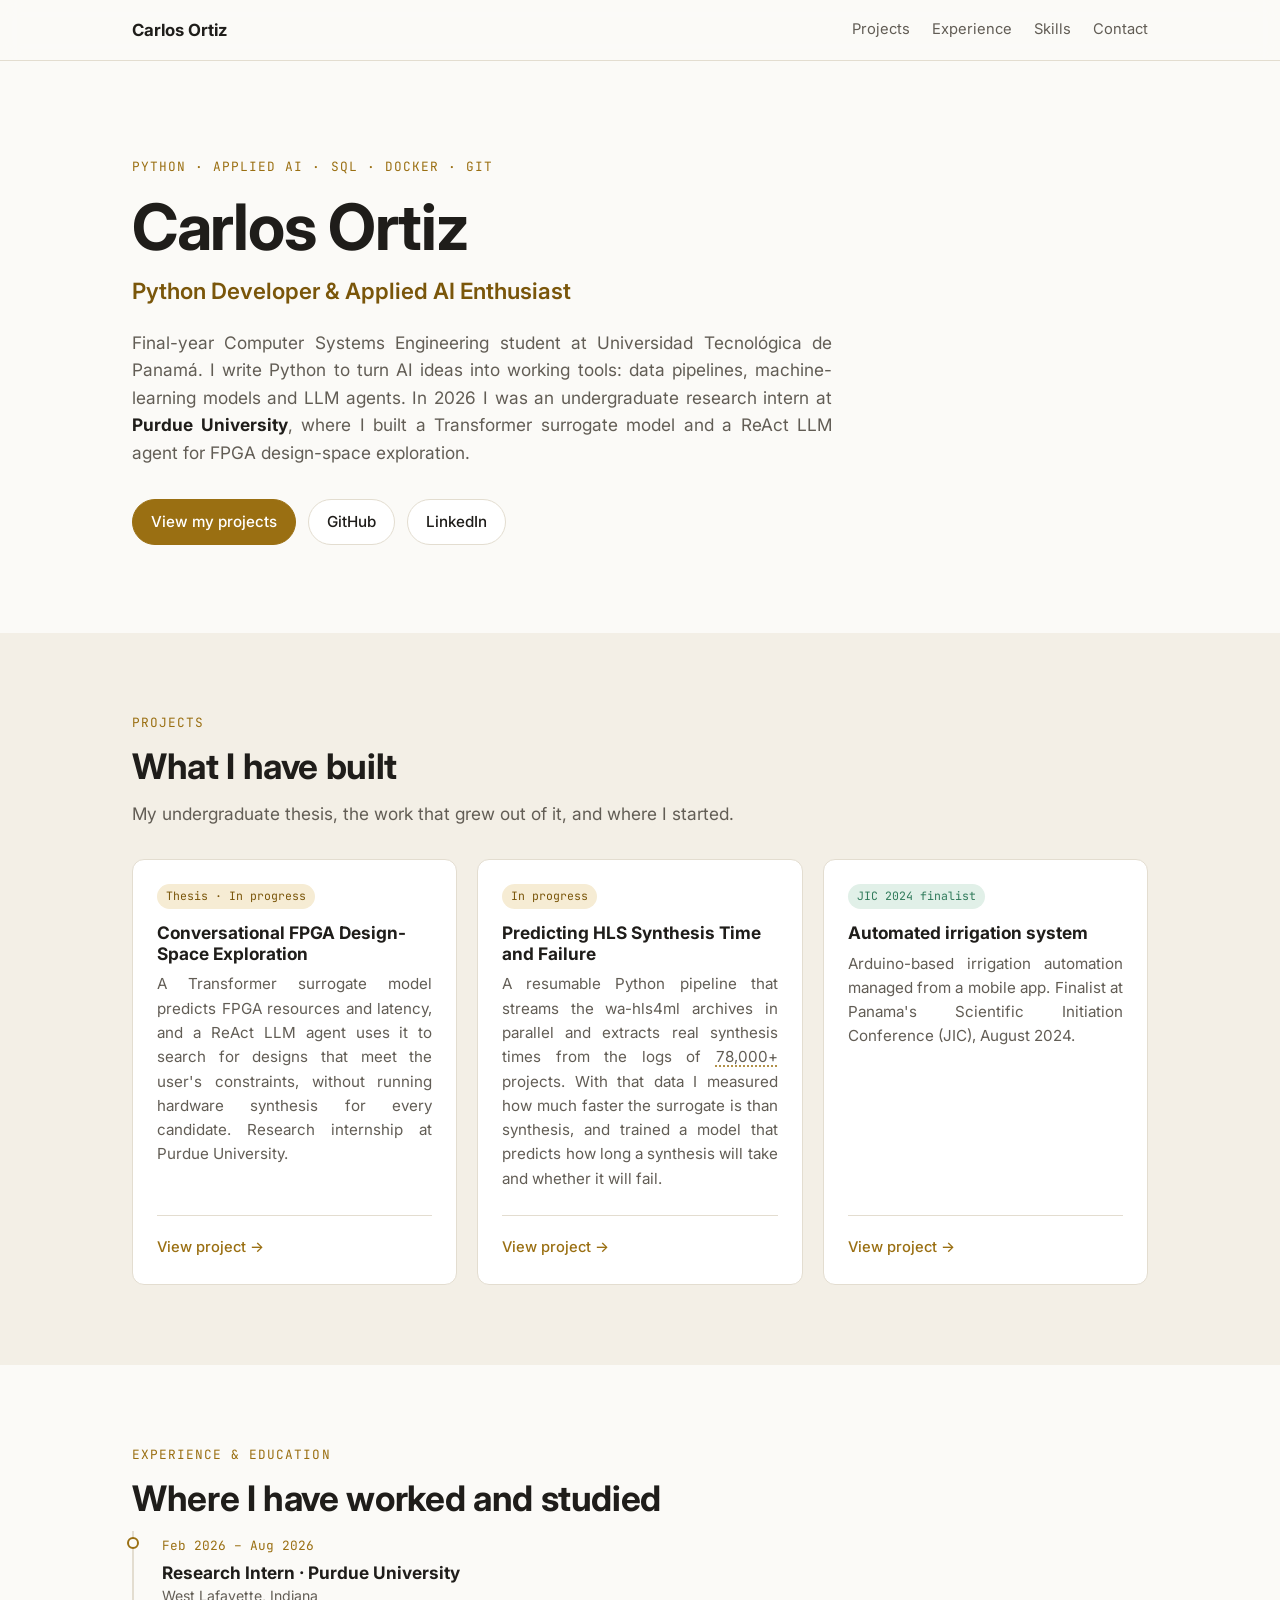
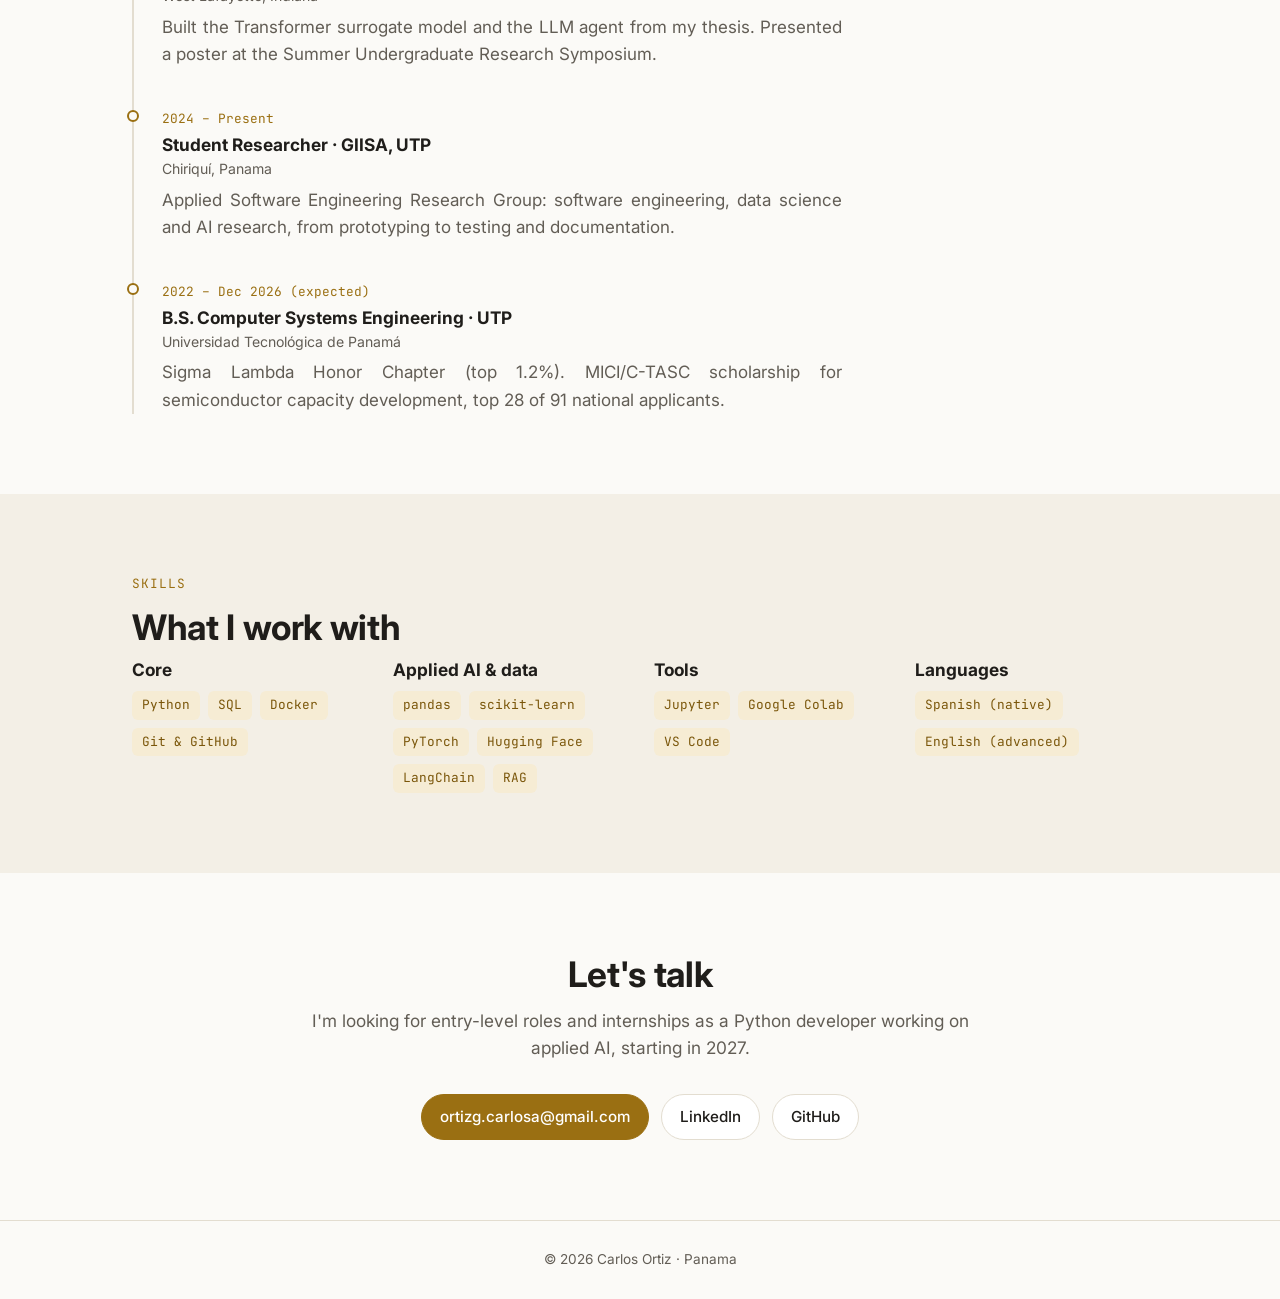
<file: index.html>
<!doctype html>
<html lang="en">
<head>
  <meta charset="utf-8">
  <meta name="viewport" content="width=device-width, initial-scale=1">
  <title>Carlos Ortiz — Python Developer & Applied AI</title>
  <meta name="description" content="Carlos Ortiz: Python developer and applied AI enthusiast. Computer Systems Engineering student and undergraduate researcher at Purdue University.">
  <link rel="preconnect" href="https://fonts.googleapis.com">
  <link rel="preconnect" href="https://fonts.gstatic.com" crossorigin>
  <link href="https://fonts.googleapis.com/css2?family=Inter:wght@400;500;600;700&family=JetBrains+Mono:wght@400;500&display=swap" rel="stylesheet">
  <link rel="stylesheet" href="assets/css/styles.css">
</head>
<body>

  <header class="nav">
    <div class="container nav__inner">
      <a href="#top" class="nav__brand">Carlos Ortiz</a>
      <nav class="nav__links" aria-label="Sections">
        <a href="#projects">Projects</a>
        <a href="#experience">Experience</a>
        <a href="#skills">Skills</a>
        <a href="#contact">Contact</a>
      </nav>
    </div>
  </header>

  <main id="top">

    <!-- ============ HERO ============ -->
    <section class="hero container">
      <p class="eyebrow">Python · Applied AI · SQL · Docker · Git</p>
      <h1>Carlos Ortiz</h1>
      <p class="hero__role">Python Developer &amp; Applied AI Enthusiast</p>
      <p class="hero__lead">
        Final-year Computer Systems Engineering student at Universidad Tecnológica de Panamá.
        I write Python to turn AI ideas into working tools: data pipelines, machine-learning
        models and LLM agents. In 2026 I was an undergraduate research intern at
        <strong>Purdue University</strong>, where I built a Transformer surrogate model and a
        ReAct LLM agent for FPGA design-space exploration.
      </p>
      <div class="actions">
        <a class="btn btn--primary" href="#projects">View my projects</a>
        <a class="btn" data-link="github" target="_blank" rel="noopener">GitHub</a>
        <a class="btn" data-link="linkedin" target="_blank" rel="noopener">LinkedIn</a>
        <a class="btn" data-link="cv" target="_blank" rel="noopener">Resume (PDF)</a>
      </div>
    </section>

    <!-- ============ PROJECTS ============ -->
    <section id="projects" class="section section--alt">
      <div class="container">
        <p class="eyebrow">Projects</p>
        <h2>What I have built</h2>
        <p class="section__lead">My undergraduate thesis, the work that grew out of it, and where I started.</p>

        <div class="cards">
          <article class="card">
            <span class="status status--progress">Thesis · In progress</span>
            <h3><a data-link="project_thesis">Conversational FPGA Design-Space Exploration</a></h3>
            <p>
              A Transformer surrogate model predicts FPGA resources and latency, and a ReAct LLM agent
              uses it to search for designs that meet the user's constraints, without running hardware
              synthesis for every candidate. Research internship at Purdue University.
            </p>
            <div class="card__links">
              <a class="card__link" data-link="project_thesis">View project →</a>
            </div>
          </article>

          <article class="card">
            <span class="status status--progress">In progress</span>
            <h3><a data-link="project_timing">Predicting HLS Synthesis Time and Failure</a></h3>
            <p>
              A resumable Python pipeline that streams the wa-hls4ml archives in parallel and extracts
              real synthesis times from the logs of <span data-metric="timing_projects">—</span> projects.
              With that data I measured how much faster the surrogate is than synthesis, and trained a
              model that predicts how long a synthesis will take and whether it will fail.
            </p>
            <div class="card__links">
              <a class="card__link" data-link="project_timing">View project →</a>
            </div>
          </article>

          <article class="card">
            <span class="status status--done">JIC 2024 finalist</span>
            <h3><a data-link="project_irrigation">Automated irrigation system</a></h3>
            <p>
              Arduino-based irrigation automation managed from a mobile app. Finalist at Panama's
              Scientific Initiation Conference (JIC), August 2024.
            </p>
            <div class="card__links">
              <a class="card__link" data-link="project_irrigation">View project →</a>
            </div>
          </article>
        </div>
      </div>
    </section>

    <!-- ============ EXPERIENCE ============ -->
    <section id="experience" class="section">
      <div class="container">
        <p class="eyebrow">Experience &amp; education</p>
        <h2>Where I have worked and studied</h2>

        <ol class="timeline">
          <li>
            <span class="timeline__date">Feb 2026 – Aug 2026</span>
            <h3>Research Intern · Purdue University</h3>
            <p class="timeline__place">West Lafayette, Indiana</p>
            <p>Built the Transformer surrogate model and the LLM agent from my thesis. Presented a poster at the Summer Undergraduate Research Symposium.</p>
          </li>
          <li>
            <span class="timeline__date">2024 – Present</span>
            <h3>Student Researcher · GIISA, UTP</h3>
            <p class="timeline__place">Chiriquí, Panama</p>
            <p>Applied Software Engineering Research Group: software engineering, data science and AI research, from prototyping to testing and documentation.</p>
          </li>
          <li>
            <span class="timeline__date">2022 – Dec 2026 (expected)</span>
            <h3>B.S. Computer Systems Engineering · UTP</h3>
            <p class="timeline__place">Universidad Tecnológica de Panamá</p>
            <p>Sigma Lambda Honor Chapter (top 1.2%). MICI/C-TASC scholarship for semiconductor capacity development, top 28 of 91 national applicants.</p>
          </li>
        </ol>
      </div>
    </section>

    <!-- ============ SKILLS ============ -->
    <section id="skills" class="section section--alt">
      <div class="container">
        <p class="eyebrow">Skills</p>
        <h2>What I work with</h2>
        <div class="skills">
          <div class="skill-group">
            <h3>Core</h3>
            <ul class="tags"><li>Python</li><li>SQL</li><li>Docker</li><li>Git &amp; GitHub</li></ul>
          </div>
          <div class="skill-group">
            <h3>Applied AI &amp; data</h3>
            <ul class="tags"><li>pandas</li><li>scikit-learn</li><li>PyTorch</li><li>Hugging Face</li><li>LangChain</li><li>RAG</li></ul>
          </div>
          <div class="skill-group">
            <h3>Tools</h3>
            <ul class="tags"><li>Jupyter</li><li>Google Colab</li><li>VS Code</li></ul>
          </div>
          <div class="skill-group">
            <h3>Languages</h3>
            <ul class="tags"><li>Spanish (native)</li><li>English (advanced)</li></ul>
          </div>
        </div>
      </div>
    </section>

    <!-- ============ CONTACT ============ -->
    <section id="contact" class="section contact">
      <div class="container">
        <h2>Let's talk</h2>
        <p class="section__lead">I'm looking for entry-level roles and internships as a Python developer working on applied AI, starting in 2027.</p>
        <div class="actions">
          <a class="btn btn--primary" data-link="email">ortizg.carlosa@gmail.com</a>
          <a class="btn" data-link="linkedin" target="_blank" rel="noopener">LinkedIn</a>
          <a class="btn" data-link="github" target="_blank" rel="noopener">GitHub</a>
        </div>
      </div>
    </section>
  </main>

  <footer class="footer">
    <div class="container">© <span id="year"></span> Carlos Ortiz · Panama</div>
  </footer>

  <script src="assets/js/content.js"></script>
</body>
</html>
</file>
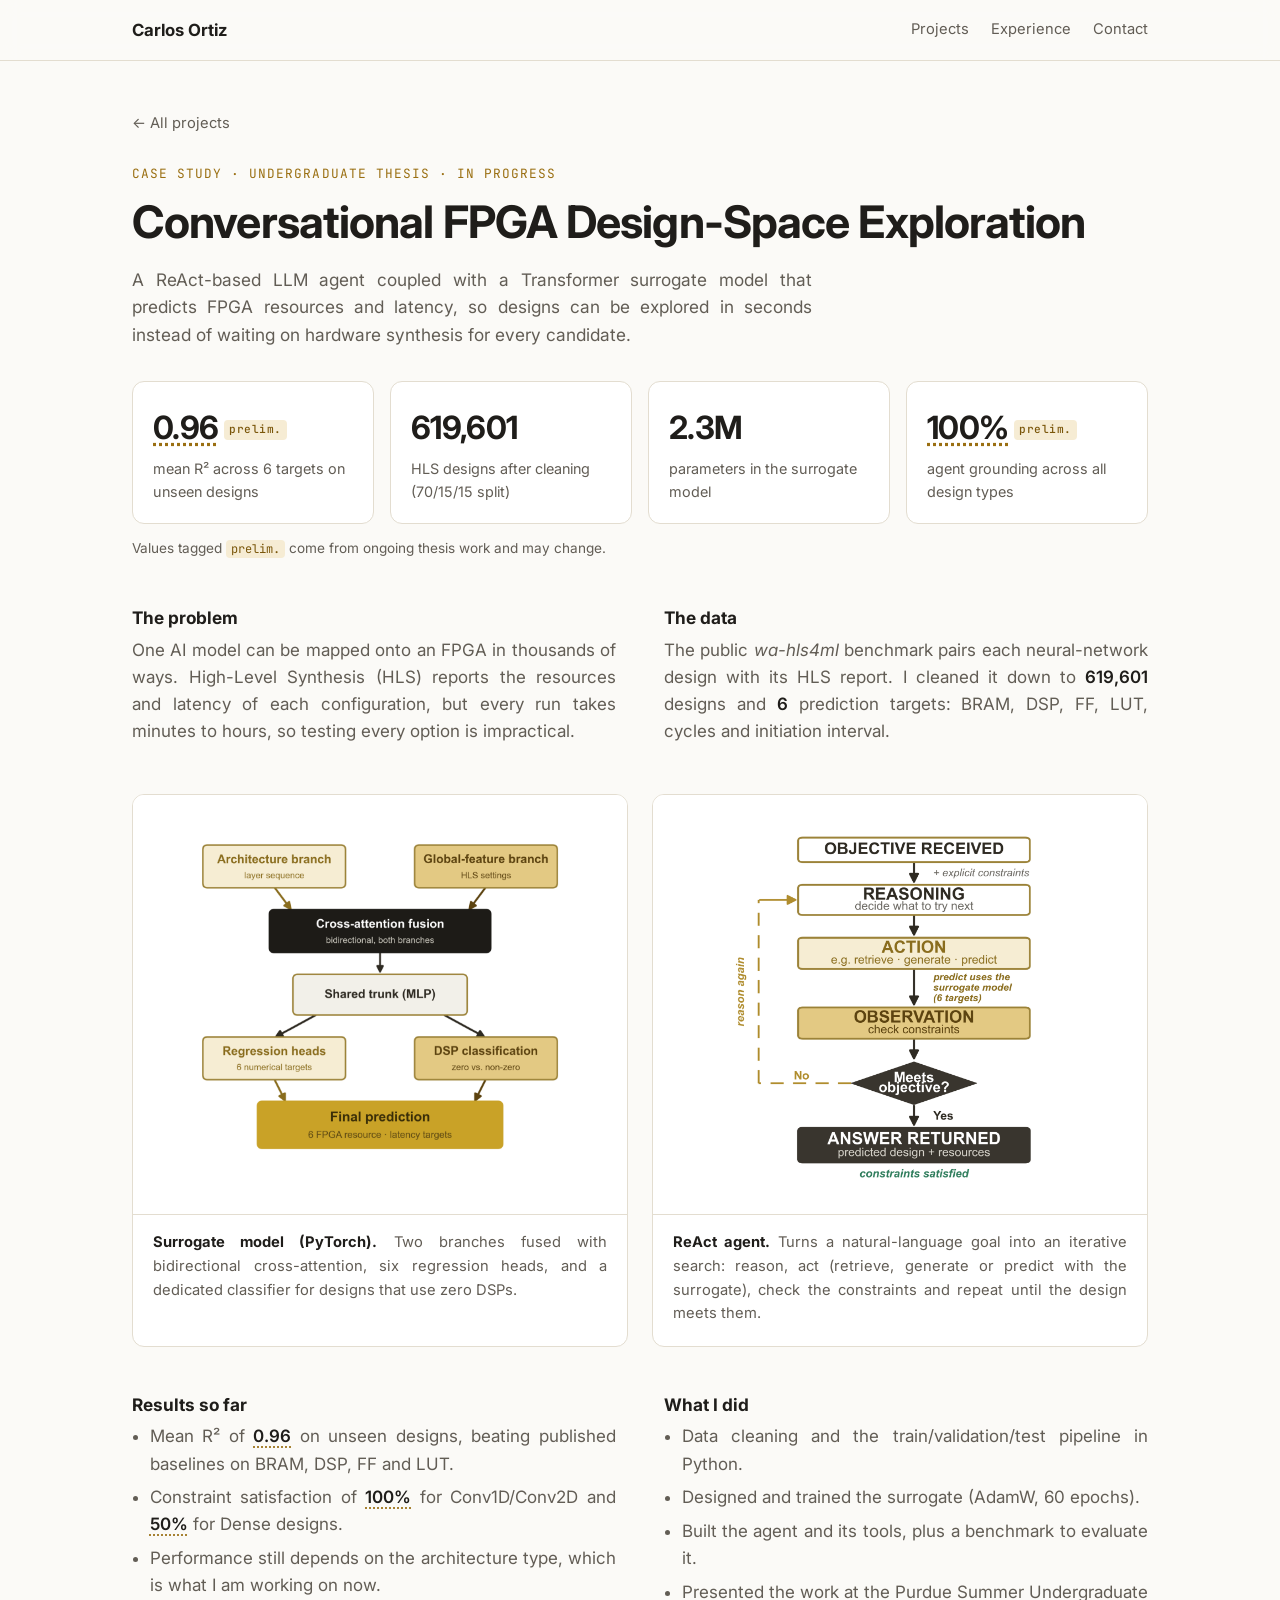
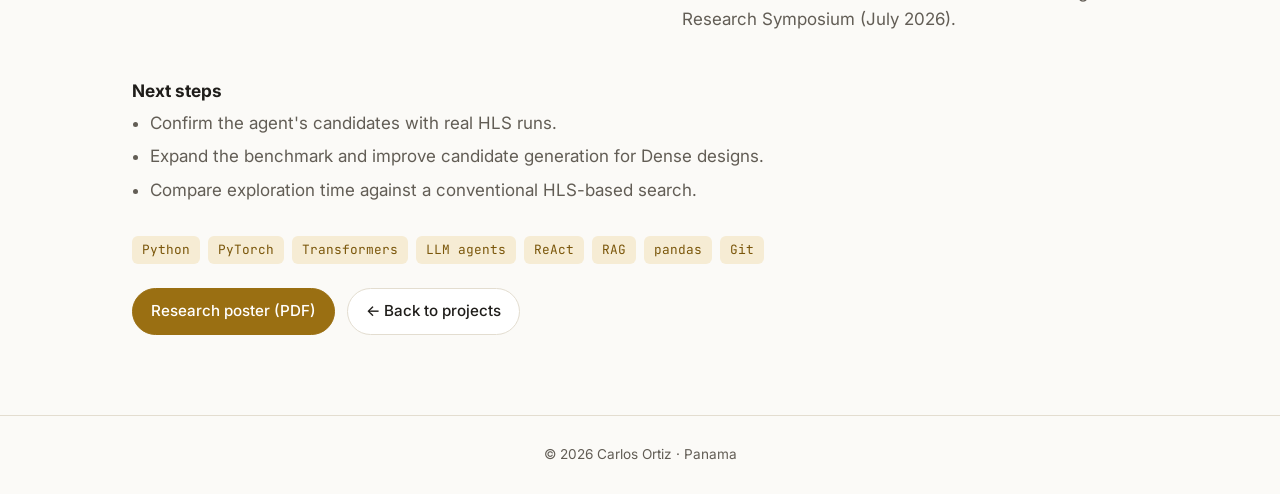
<file: thesis.html>
<!doctype html>
<html lang="en">
<head>
  <meta charset="utf-8">
  <meta name="viewport" content="width=device-width, initial-scale=1">
  <title>FPGA Design-Space Exploration — Carlos Ortiz</title>
  <meta name="description" content="Case study: a ReAct LLM agent coupled with a Transformer surrogate model for FPGA design-space exploration. Undergraduate thesis by Carlos Ortiz.">
  <link rel="preconnect" href="https://fonts.googleapis.com">
  <link rel="preconnect" href="https://fonts.gstatic.com" crossorigin>
  <link href="https://fonts.googleapis.com/css2?family=Inter:wght@400;500;600;700&family=JetBrains+Mono:wght@400;500&display=swap" rel="stylesheet">
  <link rel="stylesheet" href="assets/css/styles.css">
</head>
<body>

  <header class="nav">
    <div class="container nav__inner">
      <a href="index.html" class="nav__brand">Carlos Ortiz</a>
      <nav class="nav__links" aria-label="Sections">
        <a href="index.html#projects">Projects</a>
        <a href="index.html#experience">Experience</a>
        <a href="index.html#contact">Contact</a>
      </nav>
    </div>
  </header>

  <main>
    <section class="section page-hero">
      <div class="container">
        <a class="breadcrumb" href="index.html#projects">← All projects</a>
        <p class="eyebrow">Case study · Undergraduate thesis · In progress</p>
        <h1 class="page-title">Conversational FPGA Design-Space Exploration</h1>
        <p class="section__lead">
          A ReAct-based LLM agent coupled with a Transformer surrogate model that predicts FPGA
          resources and latency, so designs can be explored in seconds instead of waiting on
          hardware synthesis for every candidate.
        </p>

        <div class="metrics">
          <div class="metric">
            <span class="metric__value" data-metric="surrogate_r2">—</span>
            <span class="metric__label">mean R² across 6 targets on unseen designs</span>
          </div>
          <div class="metric">
            <span class="metric__value" data-metric="dataset_designs">—</span>
            <span class="metric__label">HLS designs after cleaning (70/15/15 split)</span>
          </div>
          <div class="metric">
            <span class="metric__value" data-metric="surrogate_params">—</span>
            <span class="metric__label">parameters in the surrogate model</span>
          </div>
          <div class="metric">
            <span class="metric__value" data-metric="agent_grounding">—</span>
            <span class="metric__label">agent grounding across all design types</span>
          </div>
        </div>
        <p class="note">Values tagged <span class="is-pending">prelim.</span> come from ongoing thesis work and may change.</p>

        <div class="case">
          <div class="case__block">
            <h3>The problem</h3>
            <p>
              One AI model can be mapped onto an FPGA in thousands of ways. High-Level Synthesis (HLS)
              reports the resources and latency of each configuration, but every run takes minutes to
              hours, so testing every option is impractical.
            </p>
          </div>
          <div class="case__block">
            <h3>The data</h3>
            <p>
              The public <em>wa-hls4ml</em> benchmark pairs each neural-network design with its HLS
              report. I cleaned it down to <span data-metric="dataset_designs">—</span> designs and
              <span data-metric="surrogate_targets">—</span> prediction targets: BRAM, DSP, FF, LUT,
              cycles and initiation interval.
            </p>
          </div>
        </div>

        <div class="figures">
          <figure class="figure">
            <img src="assets/img/surrogate-architecture.png" alt="Surrogate model: architecture branch and HLS-settings branch fused with bidirectional cross-attention, a shared MLP trunk, six regression heads and a DSP zero/non-zero classifier." loading="lazy">
            <figcaption>
              <strong>Surrogate model (PyTorch).</strong> Two branches fused with bidirectional
              cross-attention, six regression heads, and a dedicated classifier for designs that use
              zero DSPs.
            </figcaption>
          </figure>
          <figure class="figure">
            <img src="assets/img/react-agent-loop.png" alt="ReAct loop: objective received, reasoning, action (retrieve, generate, predict), observation of constraints, and repeat until the objective is met." loading="lazy">
            <figcaption>
              <strong>ReAct agent.</strong> Turns a natural-language goal into an iterative search:
              reason, act (retrieve, generate or predict with the surrogate), check the constraints
              and repeat until the design meets them.
            </figcaption>
          </figure>
        </div>

        <div class="case">
          <div class="case__block">
            <h3>Results so far</h3>
            <ul>
              <li>Mean R² of <span data-metric="surrogate_r2">—</span> on unseen designs, beating published baselines on BRAM, DSP, FF and LUT.</li>
              <li>Constraint satisfaction of <span data-metric="constraint_conv">—</span> for Conv1D/Conv2D and <span data-metric="constraint_dense">—</span> for Dense designs.</li>
              <li>Performance still depends on the architecture type, which is what I am working on now.</li>
            </ul>
          </div>
          <div class="case__block">
            <h3>What I did</h3>
            <ul>
              <li>Data cleaning and the train/validation/test pipeline in Python.</li>
              <li>Designed and trained the surrogate (AdamW, 60 epochs).</li>
              <li>Built the agent and its tools, plus a benchmark to evaluate it.</li>
              <li>Presented the work at the Purdue Summer Undergraduate Research Symposium (July 2026).</li>
            </ul>
          </div>
        </div>

        <div class="case case--single">
          <div class="case__block">
            <h3>Next steps</h3>
            <ul>
              <li>Confirm the agent's candidates with real HLS runs.</li>
              <li>Expand the benchmark and improve candidate generation for Dense designs.</li>
              <li>Compare exploration time against a conventional HLS-based search.</li>
            </ul>
          </div>
        </div>

        <ul class="tags">
          <li>Python</li><li>PyTorch</li><li>Transformers</li><li>LLM agents</li><li>ReAct</li><li>RAG</li><li>pandas</li><li>Git</li>
        </ul>

        <div class="actions">
          <a class="btn btn--primary" data-link="poster" target="_blank" rel="noopener">Research poster (PDF)</a>
          <a class="btn" data-link="thesis_repo" target="_blank" rel="noopener">Code on GitHub</a>
          <a class="btn" href="index.html#projects">← Back to projects</a>
        </div>
      </div>
    </section>
  </main>

  <footer class="footer">
    <div class="container">© <span id="year"></span> Carlos Ortiz · Panama</div>
  </footer>

  <script src="assets/js/content.js"></script>
</body>
</html>
</file>
<file: assets/css/styles.css>
/* ============ Tokens ============ */
:root {
  --bg: #fbfaf7;
  --bg-alt: #f3efe6;
  --surface: #ffffff;
  --text: #1f1d1a;
  --muted: #625d55;
  --border: #e3ddd0;
  --accent: #9a6f12;
  --accent-strong: #7a560a;
  --accent-soft: #f6ecd4;
  --ok: #2f7a5a;
  --ok-soft: #e1f0e8;
  --info: #2f5f8a;
  --info-soft: #e2ecf6;
  --radius: 12px;
  --max: 1080px;
  --font: "Inter", system-ui, -apple-system, "Segoe UI", sans-serif;
  --mono: "JetBrains Mono", ui-monospace, "SFMono-Regular", monospace;
  color-scheme: light;
}

@media (prefers-color-scheme: dark) {
  :root {
    --bg: #161513;
    --bg-alt: #1d1b18;
    --surface: #23211d;
    --text: #ece8e1;
    --muted: #a8a196;
    --border: #36322b;
    --accent: #d9a93f;
    --accent-strong: #e8bd5c;
    --accent-soft: #3a2f17;
    --ok: #6cc29a;
    --ok-soft: #1c3329;
    --info: #7fb0dd;
    --info-soft: #1b2a38;
    color-scheme: dark;
  }
}

/* ============ Base ============ */
*, *::before, *::after { box-sizing: border-box; }

html { scroll-behavior: smooth; scroll-padding-top: 72px; }

body {
  margin: 0;
  background: var(--bg);
  color: var(--text);
  font-family: var(--font);
  font-size: 17px;
  line-height: 1.6;
  -webkit-font-smoothing: antialiased;
}

img { max-width: 100%; display: block; }

/* Justified body text; hyphenation keeps the spacing even. On phones the columns are too
   narrow for justification (large gaps between words), so it stays left-aligned there. */
@media (min-width: 600px) {
  .hero__lead, .section__lead, .card p, .case__block p, .case__block li, .timeline p, .figure figcaption {
    text-align: justify;
    hyphens: auto;
    -webkit-hyphens: auto;
  }
}
.contact .section__lead { text-align: center !important; }
/* Inside justified paragraphs the "prelim." badge breaks the spacing; the dotted underline is enough. */
.card p .is-pending::after, .case__block .is-pending::after { content: none; }

[hidden] { display: none !important; }

a { color: var(--accent); }

h1, h2, h3 { line-height: 1.2; margin: 0; }

h2 { font-size: clamp(1.6rem, 3.5vw, 2.2rem); letter-spacing: -0.01em; margin-bottom: 0.75rem; }

h3 { font-size: 1.08rem; margin-bottom: 0.5rem; }

.container { max-width: var(--max); margin: 0 auto; padding: 0 16px; }

@media (min-width: 720px) { .container { padding: 0 32px; } }

.eyebrow {
  font-family: var(--mono);
  font-size: 0.8rem;
  text-transform: uppercase;
  letter-spacing: 0.08em;
  color: var(--accent);
  margin: 0 0 0.75rem;
}

.section { padding: 80px 0; }
.section--alt { background: var(--bg-alt); }
.section__lead { color: var(--muted); max-width: 680px; margin: 0 0 2rem; font-size: 1.08rem; }

/* ============ Nav ============ */
.nav {
  position: sticky;
  top: 0;
  z-index: 10;
  background: color-mix(in srgb, var(--bg) 88%, transparent);
  backdrop-filter: blur(10px);
  border-bottom: 1px solid var(--border);
}

.nav__inner { display: flex; align-items: center; justify-content: space-between; height: 60px; gap: 16px; }

.nav__brand { font-family: var(--font); font-weight: 700; font-size: 1.05rem; color: var(--text); text-decoration: none; white-space: nowrap; }
.nav__brand span { color: var(--accent); }

.nav__links { display: flex; gap: 22px; overflow-x: auto; scrollbar-width: none; }
.nav__links::-webkit-scrollbar { display: none; }
.nav__links a { color: var(--muted); text-decoration: none; font-size: 0.92rem; white-space: nowrap; }
.nav__links a:hover { color: var(--text); }

@media (max-width: 640px) {
  .nav__links { gap: 14px; }
  .nav__links a { font-size: 0.85rem; }
  .nav__links a:not(:first-child):not(:last-child) { display: none; }
}

/* ============ Hero ============ */
.hero { padding-top: 96px; padding-bottom: 88px; }
.hero h1 { font-size: clamp(2.6rem, 7vw, 4rem); letter-spacing: -0.02em; }
.hero__role { font-size: clamp(1.15rem, 2.5vw, 1.4rem); color: var(--accent-strong); font-weight: 600; margin: 0.4rem 0 1.25rem; }
.hero__lead { max-width: 700px; color: var(--muted); font-size: 1.08rem; margin: 0 0 2rem; }
.hero__lead strong { color: var(--text); }

/* ============ Buttons ============ */
.actions { display: flex; flex-wrap: wrap; gap: 12px; margin-top: 1.5rem; }

.btn {
  display: inline-flex;
  align-items: center;
  padding: 10px 18px;
  border: 1px solid var(--border);
  border-radius: 999px;
  background: var(--surface);
  color: var(--text);
  text-decoration: none;
  font-weight: 500;
  font-size: 0.95rem;
  transition: border-color 0.15s, transform 0.15s;
}
.btn:hover { border-color: var(--accent); transform: translateY(-1px); }
.btn--primary { background: var(--accent); border-color: var(--accent); color: #fff; }
.btn--primary:hover { background: var(--accent-strong); border-color: var(--accent-strong); }

@media (prefers-color-scheme: dark) {
  .btn--primary { color: #1a1609; }
}

/* ============ Metrics ============ */
.metrics { display: grid; grid-template-columns: repeat(2, 1fr); gap: 16px; }
@media (min-width: 900px) { .metrics { grid-template-columns: repeat(4, 1fr); } }

.metric {
  background: var(--surface);
  border: 1px solid var(--border);
  border-radius: var(--radius);
  padding: 20px;
  display: flex;
  flex-direction: column;
  gap: 4px;
}
.metric__value { font-size: 2rem; font-weight: 700; letter-spacing: -0.02em; color: var(--text); }
.metric__label { color: var(--muted); font-size: 0.9rem; }

.is-pending { text-decoration: underline dotted var(--accent); text-underline-offset: 4px; }
.is-pending::after {
  content: "prelim.";
  font-family: var(--mono);
  font-size: 0.62rem;
  font-weight: 500;
  letter-spacing: 0.04em;
  color: var(--accent-strong);
  background: var(--accent-soft);
  border-radius: 4px;
  padding: 1px 5px;
  margin-left: 6px;
  vertical-align: super;
  display: inline-block;
  text-decoration: none;
}
.metric__value.is-pending::after { font-size: 0.7rem; vertical-align: middle; }
.note .is-pending { text-decoration: none; }
.note .is-pending::after { content: none; }
.note .is-pending {
  font-family: var(--mono); font-size: 0.75rem; color: var(--accent-strong);
  background: var(--accent-soft); border-radius: 4px; padding: 1px 5px;
}

.note { color: var(--muted); font-size: 0.85rem; margin: 0.9rem 0 0; }

/* ============ Case study ============ */
.case { display: grid; grid-template-columns: 1fr; gap: 28px; margin-top: 48px; }
@media (min-width: 820px) { .case { grid-template-columns: 1fr 1fr; gap: 48px; } }

.case__block p, .case__block ul { color: var(--muted); margin: 0; }
.case__block ul { padding-left: 1.1rem; }
.case__block li + li { margin-top: 0.4rem; }
.case__block span[data-metric] { color: var(--text); font-weight: 600; }

.case--single { grid-template-columns: 1fr !important; }

/* ============ Case-study page ============ */
.page-hero { padding-top: 48px; }
.page-title { font-size: clamp(1.9rem, 5vw, 2.8rem); letter-spacing: -0.02em; margin-bottom: 1rem; }
.breadcrumb { display: inline-block; margin-bottom: 28px; font-size: 0.92rem; text-decoration: none; color: var(--muted); }
.breadcrumb:hover { color: var(--accent); }

.figures { display: grid; grid-template-columns: 1fr; gap: 24px; margin-top: 48px; }
@media (min-width: 820px) { .figures { grid-template-columns: 1fr 1fr; } }

.figure {
  margin: 0;
  background: var(--surface);
  border: 1px solid var(--border);
  border-radius: var(--radius);
  overflow: hidden;
  display: flex;
  flex-direction: column;
}
/* Diagrams are drawn on white, so keep a white mat in both themes. */
.figure img { background: #fff; padding: 16px; aspect-ratio: 4 / 3.4; object-fit: contain; width: 100%; }
.figure figcaption { padding: 16px 20px 20px; color: var(--muted); font-size: 0.92rem; border-top: 1px solid var(--border); }
.figure figcaption strong { color: var(--text); }

/* ============ Tags ============ */
.tags { list-style: none; padding: 0; margin: 32px 0 0; display: flex; flex-wrap: wrap; gap: 8px; }
.tags li {
  font-family: var(--mono);
  font-size: 0.8rem;
  padding: 4px 10px;
  border-radius: 6px;
  background: var(--accent-soft);
  color: var(--accent-strong);
}
.tags--sm { margin-top: auto; padding-top: 16px; }
.tags--sm li { font-size: 0.74rem; padding: 3px 8px; }

/* ============ Project cards ============ */
.cards { display: grid; grid-template-columns: 1fr; gap: 20px; margin-top: 8px; }
@media (min-width: 900px) { .cards { grid-template-columns: repeat(3, 1fr); } }

.card {
  background: var(--surface);
  border: 1px solid var(--border);
  border-radius: var(--radius);
  padding: 24px;
  display: flex;
  flex-direction: column;
}
.card p { color: var(--muted); font-size: 0.95rem; margin: 0; }
.card h3 a { color: inherit; text-decoration: none; }
.card h3 a:hover { color: var(--accent); }
.card__links { display: flex; flex-wrap: wrap; gap: 8px 20px; margin-top: auto; padding-top: 20px; border-top: 1px solid var(--border); }
.card > p { margin-bottom: 24px; }
.card__links:not(:has(a:not([hidden]))) { display: none; }
.card__link { font-weight: 500; text-decoration: none; font-size: 0.92rem; }
.card__link:hover { text-decoration: underline; }

.mini-metrics { display: flex; flex-wrap: wrap; gap: 12px 28px; margin-top: 20px; }
.mini-metrics > div { display: flex; flex-direction: column; }
.mini-metrics__value { font-size: 1.4rem; font-weight: 700; letter-spacing: -0.01em; }
.mini-metrics__label { color: var(--muted); font-size: 0.8rem; }

.status {
  align-self: flex-start;
  font-family: var(--mono);
  font-size: 0.72rem;
  padding: 3px 9px;
  border-radius: 999px;
  margin-bottom: 14px;
}
.status--progress { background: var(--accent-soft); color: var(--accent-strong); }
.status--planned { background: var(--info-soft); color: var(--info); }
.status--done { background: var(--ok-soft); color: var(--ok); }

/* ============ Timeline ============ */
.timeline { list-style: none; padding: 0; margin: 8px 0 0; border-left: 2px solid var(--border); }
.timeline li { position: relative; padding: 0 0 36px 28px; }
.timeline li:last-child { padding-bottom: 0; }
.timeline li::before {
  content: "";
  position: absolute;
  left: -7px;
  top: 6px;
  width: 12px;
  height: 12px;
  border-radius: 50%;
  background: var(--bg);
  border: 2px solid var(--accent);
}
.timeline__date { font-family: var(--mono); font-size: 0.8rem; color: var(--accent); }
.timeline h3 { margin: 4px 0 2px; }
.timeline__place { color: var(--muted); font-size: 0.88rem; margin: 0 0 6px; }
.timeline p:last-child { color: var(--muted); margin: 0; max-width: 680px; }

/* ============ Skills ============ */
.skills { display: grid; grid-template-columns: repeat(auto-fit, minmax(220px, 1fr)); gap: 28px; }
.skill-group .tags { margin-top: 10px; }

/* ============ Contact & footer ============ */
.contact { text-align: center; }
.contact .section__lead { margin-left: auto; margin-right: auto; }
.contact .actions { justify-content: center; }

.footer { border-top: 1px solid var(--border); padding: 28px 0; color: var(--muted); font-size: 0.85rem; text-align: center; }
</file>
